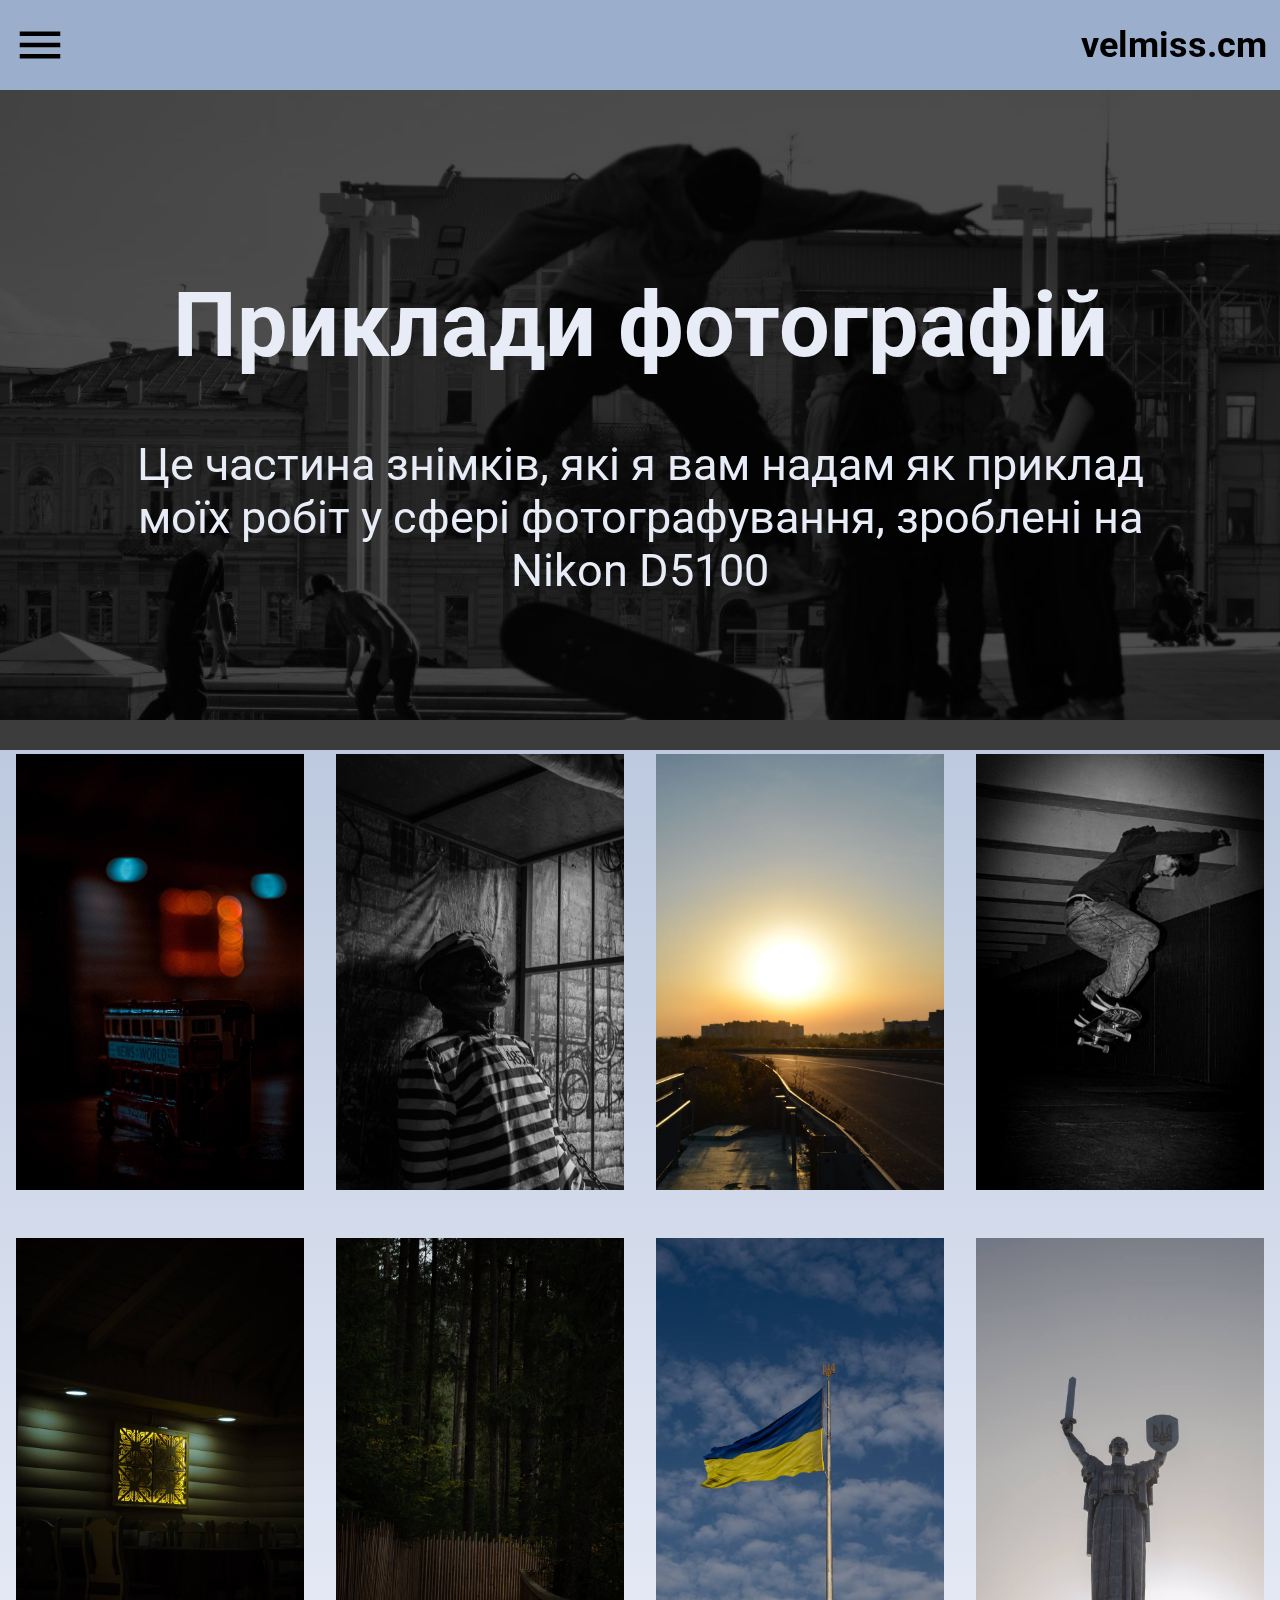
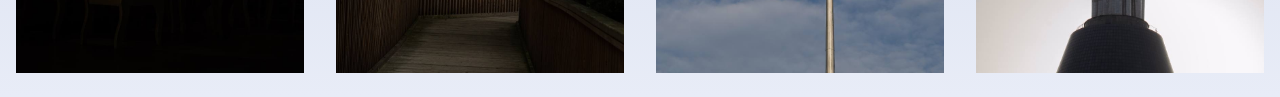
<file: index.html>
<!DOCTYPE html>
<html lang="en">
<head>
    <meta charset="UTF-8">
    <meta name="viewport" content="width=device-width, initial-scale=1.0">
    <title>Redirecting you</title>
</head>
<body>
    <script>
        window.location = "./uk/";
    </script>
</body>
</html>
</file>
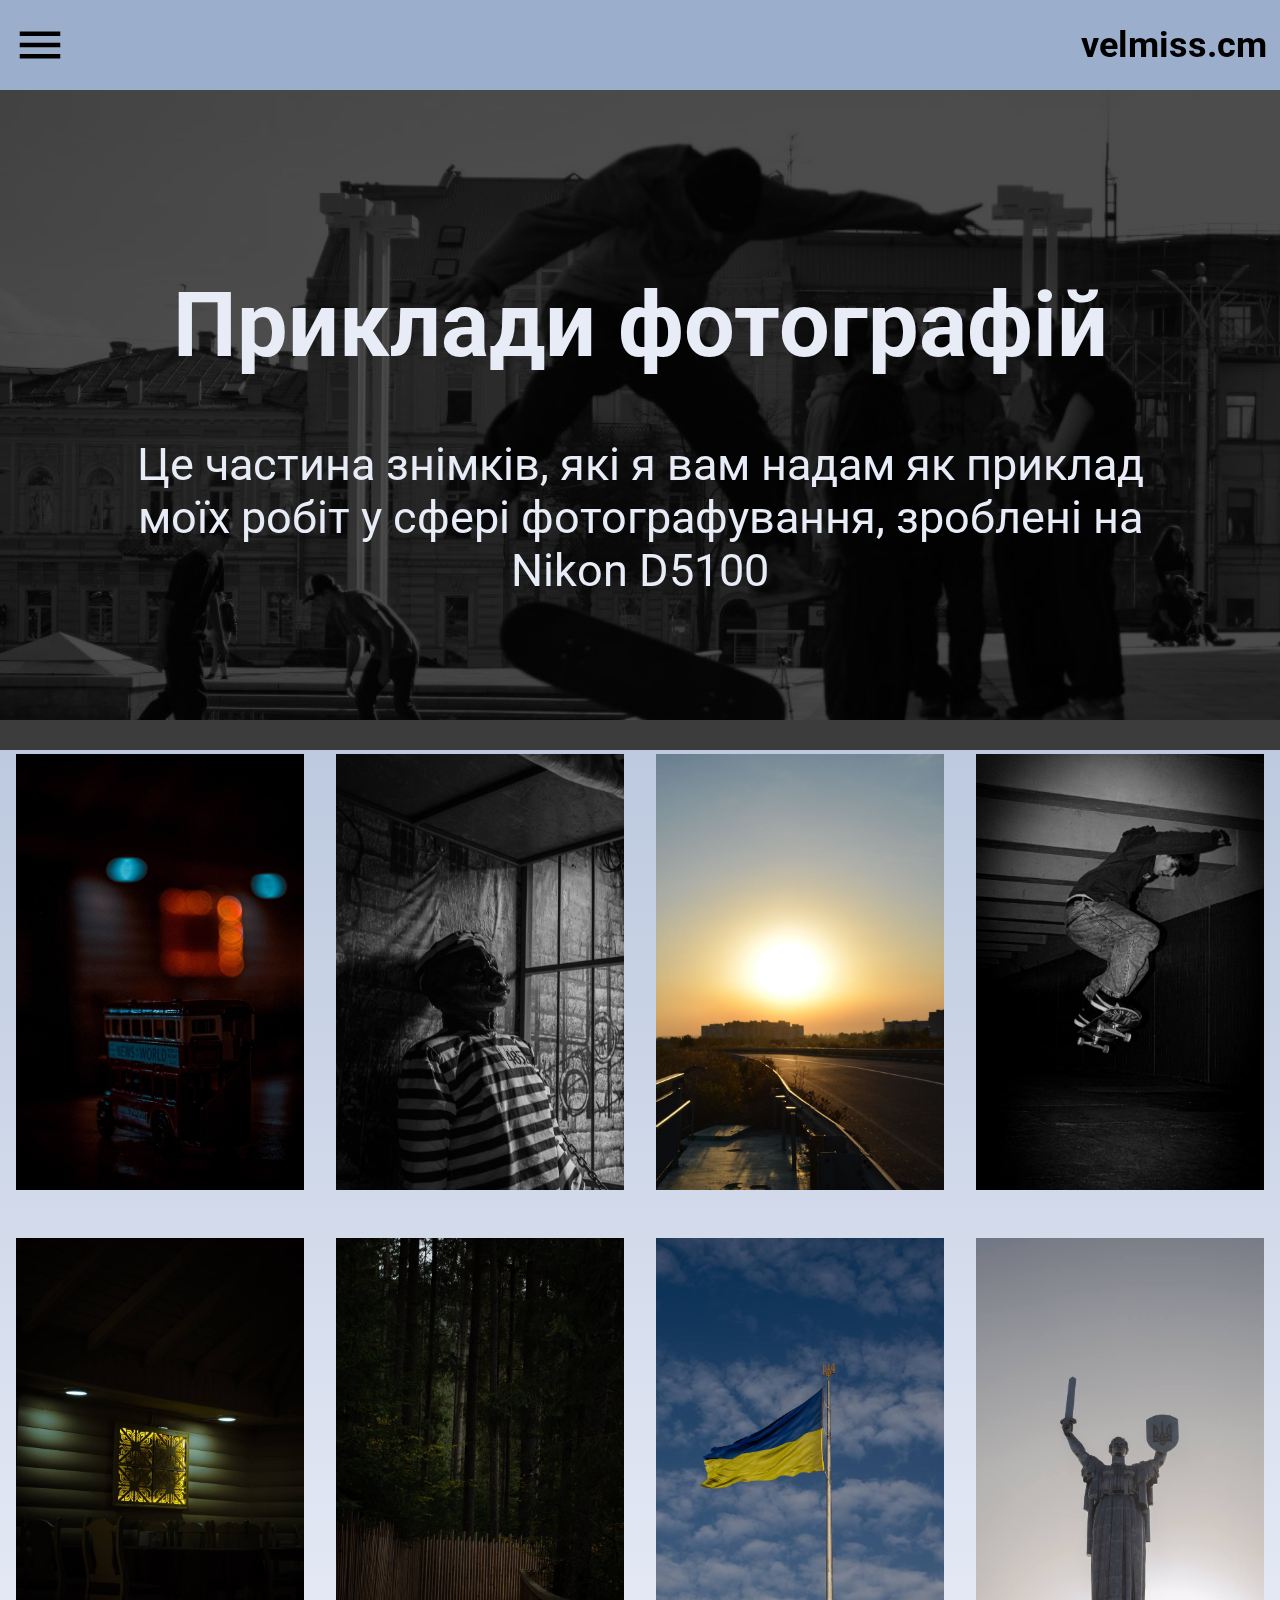
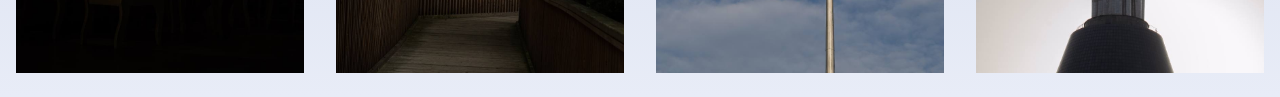
<file: uk/index.html>
<!DOCTYPE html>
<html lang="uk">
<head>
    <meta charset="UTF-8">
    <meta name="viewport" content="width=device-width, initial-scale=1.0">
    <title>velmiss.cm</title>
    <link rel="stylesheet" href="https://fonts.googleapis.com/css2?family=Material+Symbols+Outlined:opsz,wght,FILL,GRAD@20..48,100..700,0..1,-50..200"/>
    <link rel="preconnect" href="https://fonts.googleapis.com">
    <link rel="preconnect" href="https://fonts.gstatic.com" crossorigin>
    <link href="https://fonts.googleapis.com/css2?family=Roboto:wght@400&display=swap" rel="stylesheet">  
    <link rel="stylesheet" href="../static/styles.css">
</head>
<body>
    <header>
        <span class="material-symbols-outlined" id="menu-button">menu</span>
        <h1 id="header-name">velmiss.cm</h1>
    </header>
    <div id="menu">
        <ul id="menu-nav">
            <li><a href="..">Головна</a></li>
            <hr>
            <li><a href="prices.html">Ціни</a></li>
            <hr>
            <li><a href="about-me.html">Про мене</a></li>
        </ul>
        <ul id="menu-outer-links">
            <li><a href="https://www.instagram.com/velmiss.cm/"><img src="../static/images/instagram-logo.svg" alt="Instagram"></a></li>
            <li><a href="https://t.me/romch1ksbb"><img src="../static/images/telegram-logo.svg" alt="Telegram"></a></li>
        </ul>
    </div>
    <div id="title-background">
        <div id="title-container">
            <h1 id="title">Приклади фотографій</h1>
            <p id="title-subtext">
                Це частина знімків, які я вам надам як приклад моїх
                робіт у сфері фотографування, зроблені на Nikon D5100
            </p>
        </div>
    </div>
    <div class="photo-grid">
        <div class="photo-grid-big-row">
            <div class="photo-grid-row">
                <div class="content-photo-container">
                    <img class="content-photo" src="../static/images/photo1.jpg" alt="Що ти робиш на сайті з фотопортфоліо, якщо ти корисутуєшся скрін-рідером? Відповідь можете нідіслати на скриньку farkon00@proton.me">
                </div>
                <div class="content-photo-container">
                    <img class="content-photo" src="../static/images/photo2.jpg">
                </div>
            </div>
            <div class="photo-grid-row">
                <div class="content-photo-container">
                    <img class="content-photo" src="../static/images/photo3.jpg">
                </div>
                <div class="content-photo-container">
                    <img class="content-photo" src="../static/images/photo4.jpg">
                </div>
            </div>
        </div>
        <div class="photo-grid-big-row">
            <div class="photo-grid-row">
                <div class="content-photo-container">
                    <img class="content-photo" src="../static/images/photo5.jpg">
                </div>
                <div class="content-photo-container">
                    <img class="content-photo" src="../static/images/photo6.jpg">
                </div>
            </div>
            <div class="photo-grid-row">
                <div class="content-photo-container">
                    <img class="content-photo" src="../static/images/photo7.jpg">
                </div>
                <div class="content-photo-container">
                    <img class="content-photo" src="../static/images/photo8.jpg">
                </div>
            </div>
        </div>
    </div>
    <script src="../static/index.js"></script>
</body>
</html>
</file>
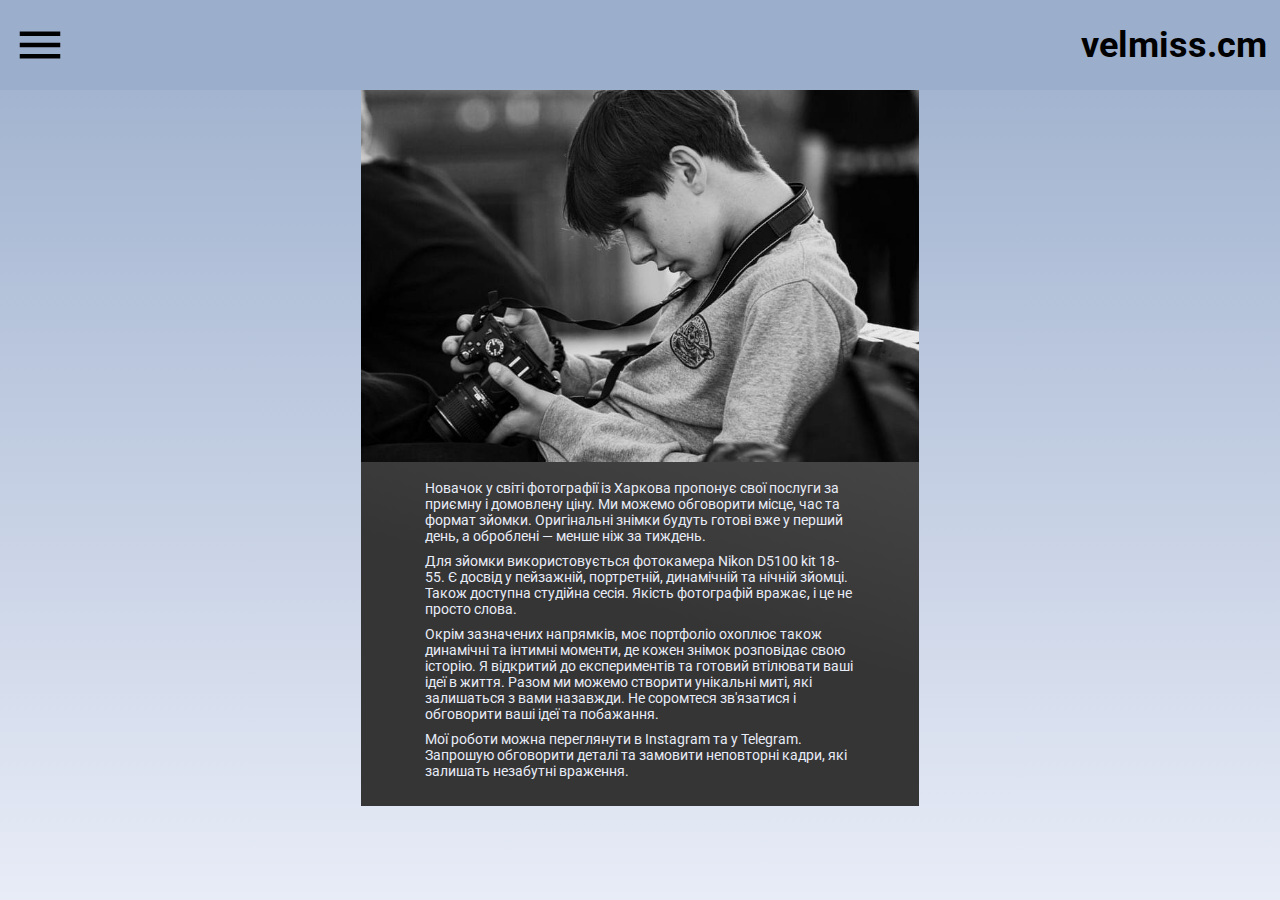
<file: uk/about-me.html>
<!DOCTYPE html>
<html lang="uk">
<head>
    <meta charset="UTF-8">
    <meta name="viewport" content="width=device-width, initial-scale=1.0">
    <title>velmiss.cm</title>
    <link rel="stylesheet" href="https://fonts.googleapis.com/css2?family=Material+Symbols+Outlined:opsz,wght,FILL,GRAD@20..48,100..700,0..1,-50..200"/>
    <link rel="preconnect" href="https://fonts.googleapis.com">
    <link rel="preconnect" href="https://fonts.gstatic.com" crossorigin>
    <link href="https://fonts.googleapis.com/css2?family=Roboto:wght@400&display=swap" rel="stylesheet">  
    <link rel="stylesheet" href="../static/styles.css"
</head>
<body>
    <header>
        <span class="material-symbols-outlined" id="menu-button">menu</span>
        <h1 id="header-name">velmiss.cm</h1>
    </header>
    <div id="menu">
        <ul id="menu-nav">
            <li><a href="..">Головна</a></li>
            <hr>
            <li><a href="prices.html">Ціни</a></li>
            <hr>
            <li><a href="about-me.html">Про мене</a></li>
        </ul>
        <ul id="menu-outer-links">
            <li><a href="https://www.instagram.com/velmiss.cm/"><img src="../static/images/instagram-logo.svg" alt="Instagram"></a></li>
            <li><a href="https://t.me/romch1ksbb"><img src="../static/images/telegram-logo.svg" alt="Telegram"></a></li>
        </ul>
    </div>
    <div id="about-me-banner"></div>
    <div id="about-me-content">
        <p class="about-me-text">
            Новачок у світі фотографії із Харкова пропонує свої послуги за приємну і домовлену ціну.
            Ми можемо обговорити місце, час та формат зйомки. Оригінальні знімки будуть готові вже у перший день,
            а оброблені — менше ніж за тиждень.    
        </p>
        <p class="about-me-text">
            Для зйомки використовується фотокамера Nikon D5100 kit 18-55.
            Є досвід у пейзажній, портретній, динамічній та нічній зйомці.
            Також доступна студійна сесія. Якість фотографій вражає, і це не просто слова.
        </p>
        <p class="about-me-text">
            Окрім зазначених напрямків, моє портфоліо охоплює також динамічні та інтимні моменти,
            де кожен знімок розповідає свою історію. 
            Я відкритий до експериментів та готовий втілювати ваші ідеї в життя.
            Разом ми можемо створити унікальні миті, які залишаться з вами назавжди.
            Не соромтеся зв'язатися і обговорити ваші ідеї та побажання.
        </p>
        <p class="about-me-text">
            Мої роботи можна переглянути в Instagram та у Telegram.
            Запрошую обговорити деталі та замовити неповторні кадри, які залишать незабутні враження.
        </p>
    </div>
    <script src="../static/index.js"></script>
</body>
</html>
</file>
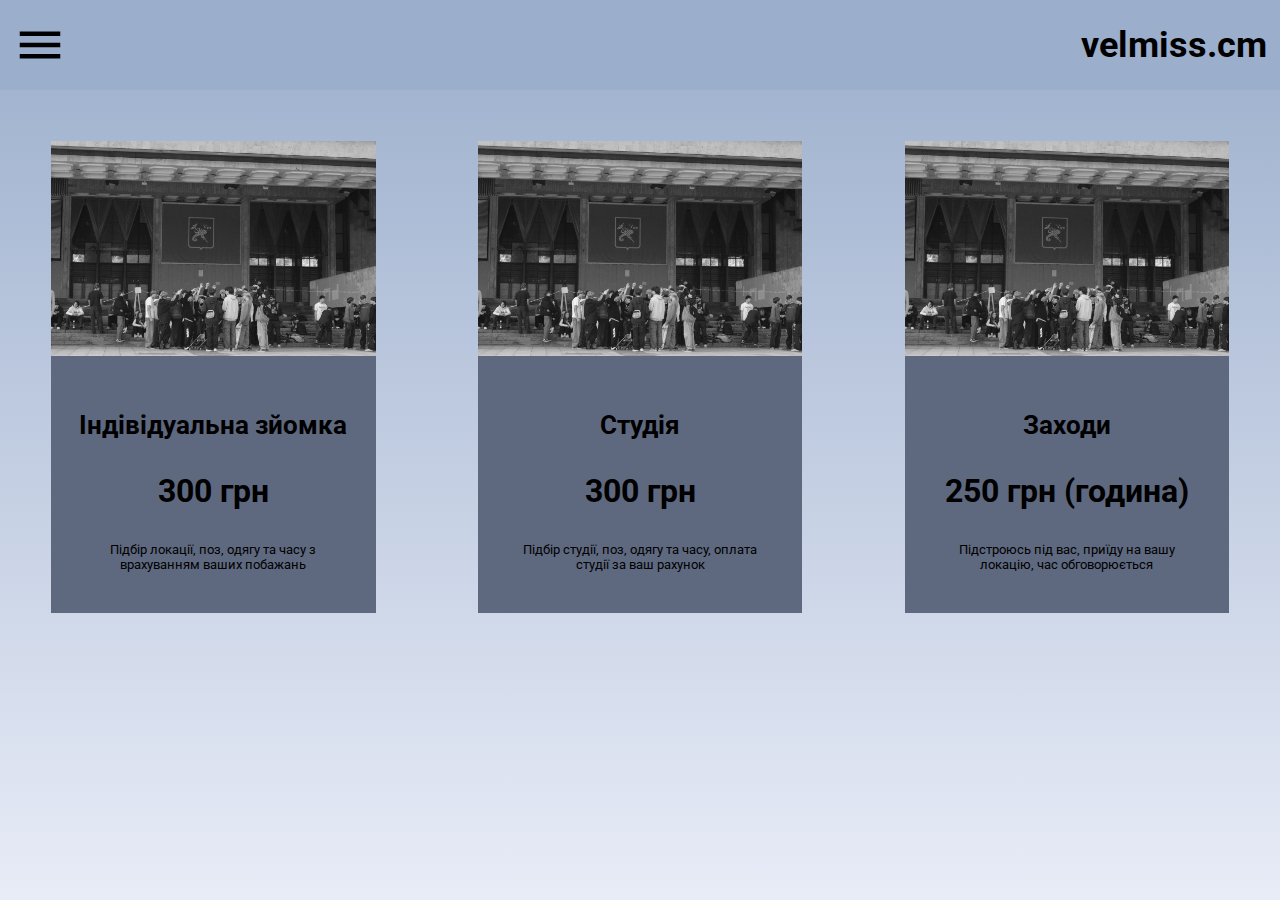
<file: uk/prices.html>
<!DOCTYPE html>
<html lang="uk">
<head>
    <meta charset="UTF-8">
    <meta name="viewport" content="width=device-width, initial-scale=1.0">
    <title>velmiss.cm</title>
    <link rel="stylesheet" href="https://fonts.googleapis.com/css2?family=Material+Symbols+Outlined:opsz,wght,FILL,GRAD@20..48,100..700,0..1,-50..200"/>
    <link rel="preconnect" href="https://fonts.googleapis.com">
    <link rel="preconnect" href="https://fonts.gstatic.com" crossorigin>
    <link href="https://fonts.googleapis.com/css2?family=Roboto:wght@400&display=swap" rel="stylesheet">  
    <link rel="stylesheet" href="../static/styles.css"
</head>
<body>
    <header>
        <span class="material-symbols-outlined" id="menu-button">menu</span>
        <h1 id="header-name">velmiss.cm</h1>
    </header>
    <div id="menu">
        <ul id="menu-nav">
            <li><a href="..">Головна</a></li>
            <hr>
            <li><a href="prices.html">Ціни</a></li>
            <hr>
            <li><a href="about-me.html">Про мене</a></li>
        </ul>
        <ul id="menu-outer-links">
            <li><a href="https://www.instagram.com/velmiss.cm/"><img src="../static/images/instagram-logo.svg" alt="Instagram"></a></li>
            <li><a href="https://t.me/romch1ksbb"><img src="../static/images/telegram-logo.svg" alt="Telegram"></a></li>
        </ul>
    </div>
    <div id="prices-container">
        <div class="price-option">
            <img src="../static/images/event-example.jpg" alt="Приклад">
            <div class="price-option-info">
                <h2>Індівідуальна зйомка</h2>
                <h3>300 грн</h3>
                <p>Підбір локації, поз, одягу та часу з врахуванням ваших побажань</p>
            </div>
        </div>
        <div class="price-option">
            <img src="../static/images/event-example.jpg" alt="Приклад">
            <div class="price-option-info">
                <h2>Студія</h2>
                <h3>300 грн</h3>
                <p>Підбір студії, поз, одягу та часу, оплата студії за ваш рахунок</p>
            </div>
        </div>
        <div class="price-option">
            <img src="../static/images/event-example.jpg" alt="Приклад">
            <div class="price-option-info">
                <h2>Заходи</h2>
                <h3>250 грн (година)</h3>
                <p>Підстроюсь під вас, приїду на вашу локацію, час обговорюється</p>
            </div>
        </div>
    </div>
    <script src="../static/index.js"></script>
</body>
</html>
</file>
<file: static/styles.css>
html {
    --bg-color: #E8ECF7;
    --secondary-bg-color: #9BAECC;
    --color-dark: #5E697F;
    --color-light: #76777C;
}

a {
    text-decoration: none;
}

.material-symbols-outlined {
    -webkit-touch-callout: none;
    -webkit-user-select: none;
    -khtml-user-select: none;
    -moz-user-select: none;
    -ms-user-select: none;
    user-select: none;
    font-variation-settings:
    'FILL' 0,
    'wght' 400,
    'GRAD' 0,
    'opsz' 24
}

body {
    margin: 0;
    background: linear-gradient(var(--secondary-bg-color), var(--bg-color));
    font-family: 'Roboto', sans-serif;
    min-height: 100vh;
}

header {
    display: flex;
    align-items: stretch;
    justify-content: space-between;
    min-height: 10vh;
    padding: 0 1vw;
    background: var(--secondary-bg-color);
}

#menu {
    display: none;
    position: fixed;
    background-color: #353535;
    font-size: 12vw;
    padding-right: 30px;
    z-index: 9999;
    transition: all .5s ease;
}

#menu > ul > li {
    list-style: none;
}

#menu-nav > li > a {
    transition: 200ms;
    color: black;
}

#menu-nav > li > a:hover {
    color: white;
}

#menu-nav > li > a:not(hover) {
    color: black;
}

#menu-nav {
    margin-bottom: 0;
}

#menu-nav > hr {
    border: 2px var(--color-light) solid;
    margin: 5px 0;
}

#menu-outer-links {
    display: flex;
    justify-content: space-evenly;
    margin: 2vh 0;
}

#menu-outer-links img {
    width: 15vw;
}

#menu-button {
    display: flex;
    justify-content: center;
    align-items: center;
    vertical-align: middle;
    font-size: 6vh;
}

@media only screen and (min-aspect-ratio: 1/1) {
    #menu {
        font-size: 4vw;
    }
    #menu-outer-links img {
        width: 4vw;
    }
}

#header-name {
    font-size: 4vh;
}

@media only screen and (min-aspect-ratio: 1/1) {
    #title-background {
        aspect-ratio: 1069/580;
    }
}

#title-background {
    background-image: url("../static/images/banner.jpg");
    background-repeat: no-repeat;
    background-size: 100vw auto;
    width: 100vw;
    max-height: 70vh;
    margin-bottom: 10px;
}

#title-container {
    height: 100%;
    backdrop-filter: brightness(0.3) grayscale();
    color: var(--bg-color);
    display: flex;
    flex-direction: column;
    align-items: center;
    justify-content: center;
    padding: 0 7.5vw;
    padding-bottom: 30px;
}

#title {
    font-size: 7vw;
}

#title-subtext {
    font-size: min(5vw, 5vh);
    text-align: center;
    margin: 0;
}

#title-banner {
    aspect-ratio: 1069/580;
    width: 95vw;
}

.photo-grid-big-row {
    display: flex;
    justify-content: space-between;
    flex-direction: column;
}

.photo-grid-row {
    display: flex;
    justify-content: center;
}

.content-photo-container {
    display: flex;
    justify-content: center;
    align-items: center;
    width: 47vw;
    aspect-ratio: 847/1280;
}

.content-photo {
    transition: 0.1s;
    aspect-ratio: 847/1280;
    width: 45vw;
}

.content-photo:hover {
    width: 47vw;
}

.content-photo:not(hover) {
    width: 45vw;
}

@media only screen and (min-aspect-ratio: 1/1) {
    .photo-grid-big-row {
        flex-direction: row;
    }
    .content-photo-container {
        width: 25vw;
    }
    .content-photo {
        width: 22.5vw;
    }
    .content-photo:hover {
        width: 23vw;
    }
    .content-photo:not(hover) {
        width: 22.5vw;
    }
}

#about-me-banner {
    background-image: url("../static/images/about-me-banner.jpg");
    background-repeat: no-repeat;
    background-size: 100%;
    aspect-ratio: 810/540;
}

#about-me-content {
    color: var(--bg-color);
    background: linear-gradient(15deg, #353535 55%, #454545);
    padding: 2vh 5vw;
}

.about-me-text {
    margin: 0;
    margin-bottom: 1vh;
    font-size: 14px;
}

@media only screen and (min-aspect-ratio: 1/1) {
    #about-me-banner {
        margin: 0 28.2vw;
    }
    #about-me-content {
        margin: 0 28.2vw;
    }
}

#prices-container {
    /* padding: 4vw; */
    padding-bottom: 0;
    height: 110%;
    display: flex;
    justify-content: space-between;
    align-items: center;
    flex-direction: column; 
}

.price-option {
    width: 80vw;
    display: inline-block;
    background-color: var(--color-dark);
    text-align: center;
    margin: 4vw;
}

.price-option-info {
    padding: 2.2vw;
}

.price-option > img {
    width: 100%;
    aspect-ratio: 1280/848;
}

.price-option-info > h2 {
    white-space: nowrap;
    font-size: 4vw;
}
.price-option-info > h3 {
    white-space: nowrap;
    font-size: 4.5vw;
}
.price-option-info > p {
    font-size: 3vw;
}

@media only screen and (min-aspect-ratio: 1/1) {
    #prices-container {
        flex-direction: row;
        height: auto;
    }
    .price-option {
        width: 27.4vw;
    }
    .price-option-info > h2 {
        font-size: 2vw;
    }
    .price-option-info > h3 {
        font-size: 2.5vw;
    }
    .price-option-info > p {
        font-size: 1vw;
    }
}
</file>
